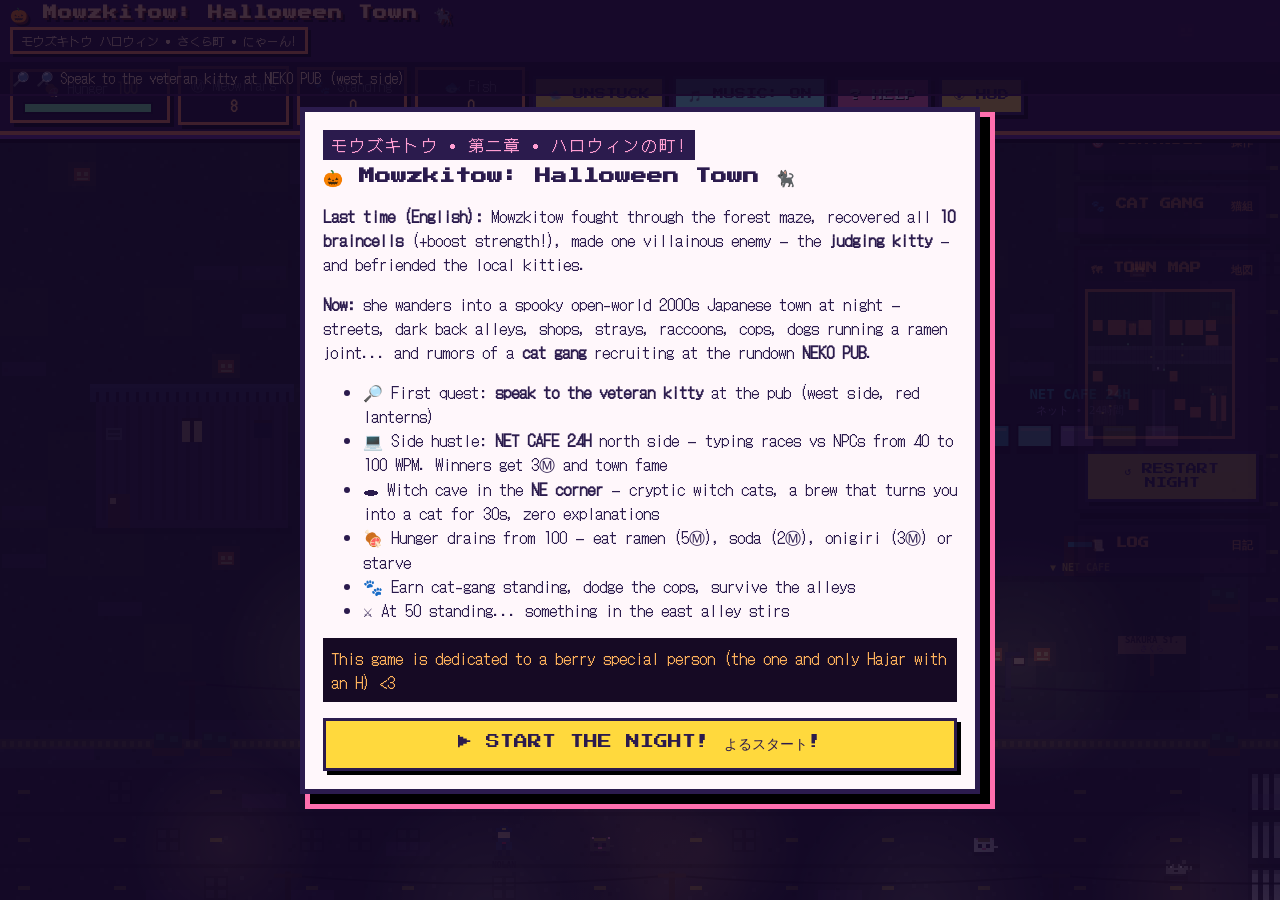
<file: index.html>
<!DOCTYPE html>
<html lang="en">
<head>
<meta charset="UTF-8">
<meta name="viewport" content="width=device-width, initial-scale=1.0">
<title>Mowzkitow: Halloween Town Chapter</title>
<link rel="stylesheet" href="style.css">
</head>
<body>
<div id="sakura-fall"></div>

<header class="topbar">
  <div class="title-block">
    <h1>🎃 Mowzkitow: Halloween Town 🐈‍⬛</h1>
    <span class="jp-deco">モウズキトウ ハロウィン • さくら町 • にゃーん!</span>
    <div class="subtitle">Chapter 2: open-world 2000s Japanese town — same witch, new braincells 🦇</div>
  </div>
  <div class="hud">
    <div class="hud-box hunger">🍖 Hunger <b id="hud-hunger-num">100</b>
      <div class="hungerbar"><div id="hud-hunger-fill"></div></div>
    </div>
    <div class="hud-box">Ⓜ Meowllars<br><b id="hud-meow">8</b></div>
    <div class="hud-box">🐾 Standing<br><b id="hud-stand">0</b></div>
    <div class="hud-box">🐟 Fish<br><b id="hud-fish">0</b></div>
    <button class="btn" id="btn-unstuck">🛸 UNSTUCK</button>
    <button class="btn alt" id="btn-music">🎵 MUSIC: ON</button>
    <button class="btn pink" id="btn-help">? HELP</button>
    <button class="btn" id="btn-hud">👁 HUD</button>
  </div>
</header>
<div id="quest-strip">🔎 <span id="hud-quest">Speak to the veteran kitty at NEKO PUB (west side)</span></div>
<div id="quest-banner" class="hidden"></div>

<div id="layout">
  <div id="canvas-wrap">
    <canvas id="game" width="900" height="600"></canvas>
  </div>
  <div id="side">
    <div class="panel collapsed">
      <h3>🎯 CONTROLS <span style="float:right">操作</span></h3>
      <ul>
        <li><b>Move:</b> WASD / Arrow keys (smooth run)</li>
        <li><b>SPACE:</b> talk / fight / buy / enter doors</li>
        <li>Walk into the pub door to enter. Exit mat to leave.</li>
        <li>Hunger drains always (pauses in menus). Eat or starve!</li>
      </ul>
    </div>
    <div class="panel collapsed">
      <h3>🐾 CAT GANG <span style="float:right">猫組</span></h3>
      <ul>
        <li>Pet strays: <b>+2</b> (each cat, every 2 min)</li>
        <li>Beat raccoons: <b>+5</b> &amp; <b>+5Ⓜ</b></li>
        <li>Ramen 5Ⓜ = full hunger. Soda 2Ⓜ +40%. Onigiri 3Ⓜ +50%.</li>
        <li>💻 Typing race wins: <b>+3Ⓜ</b> each — the news spreads fast</li>
        <li>At <b>50 standing</b>: a 3-fish quest for the gang... then the boss calls you out...</li>
      </ul>
    </div>
    <div class="panel">
      <h3>🗺 TOWN MAP <span style="float:right">地図</span></h3>
      <canvas id="minimap" width="220" height="220"></canvas>
      <button class="btn" id="btn-restart2" style="width:100%;margin-top:8px">↺ RESTART NIGHT</button>
    </div>
    <div class="panel collapsed">
      <h3>📜 LOG <span style="float:right">日記</span></h3>
      <div id="log"><div>> Mowzkitow stumbles into Sakura Town... 🦇</div></div>
    </div>
  </div>
</div>

<!-- START overlay -->
<div class="overlay" id="start-overlay">
  <div class="card">
    <span class="jp">モウズキトウ • 第二章 • ハロウィンの町!</span>
    <h2>🎃 Mowzkitow: Halloween Town 🐈‍⬛</h2>
    <p><b>Last time (English):</b> Mowzkitow fought through the forest maze, recovered all <b>10 braincells</b> (+boost strength!), made one villainous enemy — the <b>judging kitty</b> — and befriended the local kitties.</p>
    <p><b>Now:</b> she wanders into a spooky open-world 2000s Japanese town at night — streets, dark back alleys, shops, strays, raccoons, cops, dogs running a ramen joint... and rumors of a <b>cat gang</b> recruiting at the rundown <b>NEKO PUB</b>.</p>
    <ul>
      <li>🔎 First quest: <b>speak to the veteran kitty</b> at the pub (west side, red lanterns)</li>
      <li>💻 Side hustle: <b>NET CAFE 24H</b> north side — typing races vs NPCs from 40 to 100 WPM. Winners get 3Ⓜ and town fame</li>
      <li>🕳 Witch cave in the <b>NE corner</b> — cryptic witch cats, a brew that turns you into a cat for 30s, zero explanations</li>
      <li>🍖 Hunger drains from 100 — eat ramen (5Ⓜ), soda (2Ⓜ), onigiri (3Ⓜ) or starve</li>
      <li>🐾 Earn cat-gang standing, dodge the cops, survive the alleys</li>
      <li>⚔️ At 50 standing... something in the east alley stirs</li>
    </ul>
    <p style="background:#160a24;color:#ffb35c;padding:8px">This game is dedicated to a berry special person (the one and only Hajar with an H) &lt;3</p>
    <button class="btn" id="btn-start" style="width:100%;font-size:14px;padding:14px">▶ START THE NIGHT! よるスタート!</button>
  </div>
</div>

<!-- shared modal: dialogues, shops, minigames -->
<div class="overlay hidden" id="challenge-modal">
  <div class="card">
    <span class="jp" id="c-jp">トライアル</span>
    <h2 id="c-title">???</h2>
    <div id="c-body"></div>
  </div>
</div>

<!-- DEATH -->
<div class="overlay hidden" id="death">
  <div class="card death-card">
    <div style="font-size:44px">👻🍖💀🍖👻</div>
    <div class="death-title">STARVED!</div>
    <p><b>Mowzkitow forgot to eat.</b> Her ghost now haunts the conbini, rattling the onigiri shelf forever. The cats held a tiny funeral. There were tiny sandwiches.</p>
    <p id="death-stats"></p>
    <button class="btn" id="btn-again-death" style="width:100%">↺ HAUNT AGAIN (restart)</button>
  </div>
</div>

<!-- ENDING -->
<div class="overlay hidden" id="victory">
  <div class="card end-card">
    <div style="font-size:40px">👑🌙🐈‍⬛🌙👑</div>
    <div class="victory-title">NYANNER DEFEATED</div>
    <p><b>You beat the game... but at what cost?</b> The kitty kingdom has lost one of their overlords now.</p>
    <p id="final-stats"></p>
    <div class="credits"><div class="credits-roll">
      <p>★ MOWZKITOW: HALLOWEEN TOWN ★</p><p>starring MOWZKITOW the vampire witch</p>
      <p>featuring the VETERAN KITTY</p><p>and POCHI &amp; HACHI's ramen</p>
      <p>special thanks to the stray committee</p><p>raccoon gang — undefeated in our hearts</p>
      <p>Officers Nolan, Chen &amp; Bradford (no donuts were shared)</p>
      <p>evil nyanner — gone but judging still</p>
      <p>...at what cost...</p><p>FIN • おわり • NYA</p>
    </div></div>
    <button class="btn" id="btn-again-win" style="width:100%">↺ NEW NIGHT (restart)</button>
  </div>
</div>

<div id="judge-flash" class="hidden"><img id="judge-img" src="judge-cat.png" alt="a deeply judgmental cat"><div id="judge-fallback" style="display:none">🐈</div><div class="judge-cap">judged.</div></div>
<div id="toast"></div>

<script src="audio.js"></script>
<script src="minigames.js"></script>
<script src="game.js"></script>
</body>
</html>
</file>
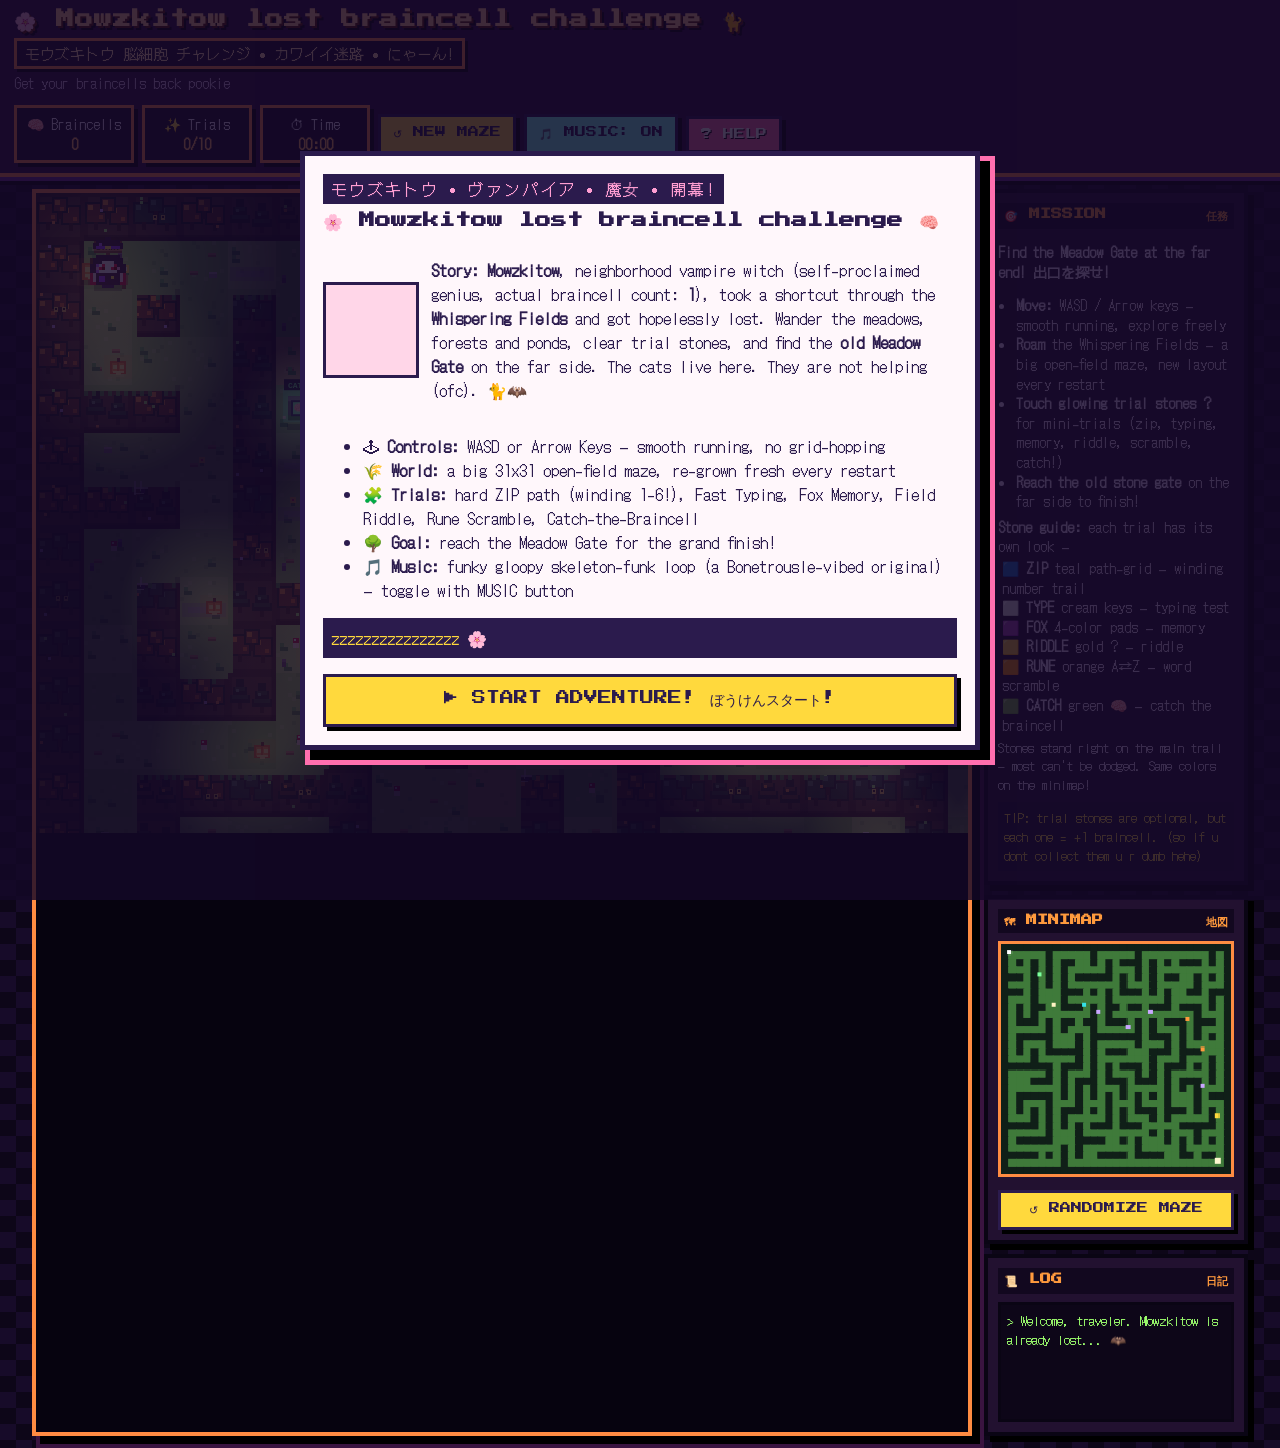
<file: maze/index.html>
<!DOCTYPE html>
<html lang="en">
<head>
<meta charset="UTF-8">
<meta name="viewport" content="width=device-width, initial-scale=1.0">
<title>Mowzkitow lost braincell challenge</title>
<link rel="stylesheet" href="style.css">
</head>
<body>
<div id="sakura-fall"></div>

<header class="topbar">
  <div class="title-block">
    <h1>🌸 Mowzkitow lost braincell challenge 🐈‍</h1>
    <span class="jp-deco">モウズキトウ 脳細胞 チャレンジ • カワイイ迷路 • にゃーん!</span>
    <div class="subtitle">Get your braincells back pookie</div>
  </div>
  <div class="hud">
    <div class="hud-box">🧠 Braincells<br><b id="hud-brain">0</b></div>
    <div class="hud-box">✨ Trials<br><b id="hud-done">0/10</b></div>
    <div class="hud-box">⏱ Time<br><b id="hud-time">00:00</b></div>
    <button class="btn" id="btn-restart">↺ NEW MAZE</button>
    <button class="btn alt" id="btn-music">🎵 MUSIC: ON</button>
    <button class="btn pink" id="btn-help">? HELP</button>
  </div>
</header>

<div id="layout">
  <div id="canvas-wrap">
    <canvas id="game" width="900" height="640"></canvas>
  </div>
  <div id="side">
    <div class="panel">
      <h3>🎯 MISSION <span style="float:right">任務</span></h3>
      <p id="hud-task"><b>Find the Meadow Gate at the far end! 出口を探せ!</b></p>
      <ul>
        <li><b>Move:</b> WASD / Arrow keys — smooth running, explore freely</li>
        <li><b>Roam</b> the Whispering Fields — a big open-field maze, new layout every restart</li>
        <li><b>Touch glowing trial stones ?</b> for mini-trials (zip, typing, memory, riddle, scramble, catch!)</li>
        <li><b>Reach the old stone gate</b> on the far side to finish!</li>
      </ul>
      <p style="margin:6px 0 2px 0"><b>Stone guide:</b> each trial has its own look —</p>
      <ul style="list-style:none;padding-left:4px;margin:2px 0">
        <li>🟦 <b>ZIP</b> teal path-grid — winding number trail</li>
        <li>⬜ <b>TYPE</b> cream keys — typing test</li>
        <li>🟪 <b>FOX</b> 4-color pads — memory</li>
        <li>🟨 <b>RIDDLE</b> gold ? — riddle</li>
        <li>🟧 <b>RUNE</b> orange A⇄Z — word scramble</li>
        <li>🟩 <b>CATCH</b> green 🧠 — catch the braincell</li>
      </ul>
      <p style="font-size:13px;margin:4px 0 0 0">Stones stand right on the main trail — most can't be dodged. Same colors on the minimap!</p>
      <div class="controls-hint">TIP: trial stones are optional, but each one = +1 braincell. (so if u dont collect them u r dumb hehe)</div>
    </div>
    <div class="panel">
      <h3>🗺 MINIMAP <span style="float:right">地図</span></h3>
      <canvas id="minimap" width="220" height="220"></canvas>
      <button class="btn" id="btn-restart2" style="width:100%;margin-top:8px">↺ RANDOMIZE MAZE</button>
    </div>
    <div class="panel">
      <h3>📜 LOG <span style="float:right">日記</span></h3>
      <div id="log"><div>> Welcome, traveler. Mowzkitow is already lost... 🦇</div></div>
    </div>
  </div>
</div>

<!-- START overlay -->
<div class="overlay" id="start-overlay">
  <div class="card">
    <span class="jp">モウズキトウ • ヴァンパイア • 魔女 • 開幕!</span>
    <h2>🌸 Mowzkitow lost braincell challenge 🧠</h2>
    <div class="witch-show">
      <canvas id="witch-preview" width="48" height="48"></canvas>
      <p><b>Story:</b> <b>Mowzkitow</b>, neighborhood vampire witch (self-proclaimed genius, actual braincell count: <b>1</b>), took a shortcut through the <b>Whispering Fields</b> and got hopelessly lost. Wander the meadows, forests and ponds, clear trial stones, and find the <b>old Meadow Gate</b> on the far side. The cats live here. They are not helping (ofc). 🐈🦇</p>
    </div>
    <ul>
      <li>🕹 <b>Controls:</b> WASD or Arrow Keys — smooth running, no grid-hopping</li>
      <li>🌾 <b>World:</b> a big 31x31 open-field maze, re-grown fresh every restart</li>
      <li>🧩 <b>Trials:</b> hard ZIP path (winding 1-6!), Fast Typing, Fox Memory, Field Riddle, Rune Scramble, Catch-the-Braincell</li>
      <li>🌳 <b>Goal:</b> reach the Meadow Gate for the grand finish!</li>
      <li>🎵 <b>Music:</b> funky gloopy skeleton-funk loop (a Bonetrousle-vibed original) — toggle with MUSIC button</li>
    </ul>
    <p style="background:#2b1b4d;color:#ffd93d;padding:8px"> zzzzzzzzzzzzzzzz 🌸</p>
    <button class="btn" id="btn-start" style="width:100%;font-size:14px;padding:14px">▶ START ADVENTURE! ぼうけんスタート!</button>
  </div>
</div>

<!-- CHALLENGE modal -->
<div class="overlay hidden" id="challenge-modal">
  <div class="card">
    <span class="jp" id="c-jp">トライアル</span>
    <h2 id="c-title">TRIAL</h2>
    <div id="c-body"></div>
  </div>
</div>

<!-- VICTORY -->
<div class="overlay hidden" id="victory">
  <div id="confetti-layer" style="position:absolute;inset:0;overflow:hidden;pointer-events:none"></div>
  <div class="card">
    <div style="font-size:40px">👑🎉💖🐈🐈‍⬛🍰🍓🌸✨🧠✨🌸🍓🍰🐈‍⬛🐈💖🎉👑</div>
    <div class="victory-title">★★★ LEGENDARY ESCAPE!! ★★★</div>
    <div class="jp" style="margin-top:8px">脱出成功 • 天才 • かわいい • 優勝!</div>
    <div class="victory-msg">Goodddd jobbbb my sweet honey chesecake strowberry pookie bun 💖🐈💕🐱💗</div>
    <div id="hearts-cats">💖🐈💕🐱💗🐈‍⬛🍰🍓🌸✨💖🐈💕🐱💗🐈‍⬛🍰🍓🌸✨💖🐈💕🐱💗🍰🍓💖🐈💕</div>
    <p class="rainbow" style="font-size:18px">SO PROUD OF U POOKIE</p>
    <p><b>Final stats (English):</b> Time: <span id="final-time">00:00</span> • Braincells: 🧠 <span id="final-brain">0</span> • Trials: <span id="final-done">0/6</span></p>
    <p>🏆 INSERT CAT THUMBS UP IMAGE 🏆</p>
    <div id="hearts-cats2" style="font-size:26px">🐱💖🐈💕🐈‍⬛💗🌸🍓🍰✨🧛‍♀️✨🍰🍓🌸💗🐈‍⬛💕🐈💖🐱</div>
    <div style="display:flex;gap:8px;margin-top:12px">
      <button class="btn" id="btn-again" style="flex:1">↺ PLAY AGAIN (new maze!)</button>
    </div>
  </div>
</div>

<div id="judge-flash" class="hidden"><img id="judge-img" src="judge-cat.png" alt="a deeply judgmental cat"><div id="judge-fallback" style="display:none">🐱</div><div class="judge-cap">judged.</div></div>
<div id="toast"></div>

<script src="game.js"></script>
</body>
</html>
</file>
<file: style.css>
/* Mowzkitow braincell challenge — haunted night edition, NO rounded corners, all pixel */
@import url('https://fonts.googleapis.com/css2?family=DotGothic16&family=Press+Start+2P&display=swap');

* { border-radius: 0 !important; box-sizing: border-box; image-rendering: pixelated; }
html, body {
  margin: 0; padding: 0;
  background: #0d0618;
  color: #f5e8ff;
  font-family: 'DotGothic16', monospace;
  overflow-x: hidden;
}
body {
  background-image:
    repeating-conic-gradient(#170b29 0% 25%, #0d0618 0% 50%);
  background-size: 32px 32px;
}
#sakura-fall { position: fixed; inset: 0; pointer-events: none; z-index: 1; overflow: hidden; }
.petal { position: absolute; top: -20px; font-size: 14px; animation: fall linear infinite; opacity: .8; }
@keyframes fall { to { transform: translateY(110vh) rotate(360deg); } }

header.topbar {
  position: relative; z-index: 5;
  background: #2a0e38;
  border-bottom: 4px solid #ff8c42;
  box-shadow: 0 4px 0 #6b2d8f, 0 8px 0 #000;
  padding: 10px 14px;
  display: flex; flex-wrap: wrap; gap: 12px; align-items: center; justify-content: space-between;
}
.title-block h1 {
  font-family: 'Press Start 2P', monospace;
  font-size: 18px; margin: 0; color: #ffc98a;
  text-shadow: 2px 2px 0 #5a1e00, 4px 4px 0 #000;
  letter-spacing: 1px;
}
.title-block .jp-deco { font-size: 15px; color: #ffd9a8; background: #1a0a26; border: 3px solid #ff8c42; padding: 2px 8px; display: inline-block; margin-top: 6px; box-shadow: 3px 3px 0 #000; }
.title-block .subtitle { font-size: 14px; color: #d9b8e8; margin-top: 4px; }
.hud { display: flex; gap: 8px; flex-wrap: wrap; align-items: center; }
.hud-box {
  background: #160a24; border: 3px solid #ff8c42; box-shadow: 4px 4px 0 #000;
  padding: 6px 10px; font-size: 14px; min-width: 110px; text-align: center;
}
.hud-box b { color: #ffb35c; }
.btn {
  font-family: 'Press Start 2P', monospace; font-size: 11px;
  background: #ffd93d; color: #2b1b4d; border: 3px solid #2b1b4d;
  box-shadow: 4px 4px 0 #000; padding: 10px 12px; cursor: pointer;
}
.btn:active { transform: translate(2px,2px); box-shadow: 2px 2px 0 #000; }
.btn.alt { background: #7bffef; }
.btn.pink { background: #ff6fae; color: #fff; text-shadow: 1px 1px 0 #000; }

html, body { height: 100%; overflow: hidden; }
#layout { position: fixed; inset: 0; z-index: 4; display: block; padding: 0; max-width: none; margin: 0; }
#canvas-wrap { position: absolute; inset: 0; background: #06030f; border: none; box-shadow: none; }
#game { display: block; width: 100%; height: 100%; background: #2c5b30; image-rendering: pixelated; image-rendering: crisp-edges; }
#side { position: fixed; right: 10px; top: 118px; width: 196px; max-height: calc(100vh - 140px); overflow-y: auto; z-index: 6; display: flex; flex-direction: column; gap: 8px; opacity: .5; transition: opacity .15s; }
#side:hover { opacity: 1; }
#side .panel { padding: 7px; font-size: 13px; }
#side .panel h3 { cursor: pointer; user-select: none; }
#side .panel.collapsed ul, #side .panel.collapsed p, #side .panel.collapsed #log, #side .panel.collapsed #minimap, #side .panel.collapsed .btn { display: none; }
#side #minimap { width: 150px; }
#side #log { height: 64px; font-size: 12px; }
body.hud-hidden #side, body.hud-hidden #quest-strip { display: none; }
header.topbar { position: fixed; top: 0; left: 0; right: 0; padding: 6px 10px; background: rgba(42,14,56,.93); }
.title-block h1 { font-size: 14px; }
.title-block .subtitle { display: none; }
.title-block .jp-deco { font-size: 12px; margin-top: 4px; }
.panel { background: rgba(34,17,48,.93); color: #f0dcff; border: 4px solid #0a0514; box-shadow: 6px 6px 0 #000; padding: 10px; }
.panel h3 { font-family: 'Press Start 2P', monospace; font-size: 11px; margin: 0 0 8px 0; background: #12081f; color: #ff9a3d; padding: 6px; }
.panel p, .panel li { font-size: 14px; line-height: 1.4; }
.panel ul { padding-left: 18px; margin: 6px 0; }
#minimap { width: 100%; height: auto; border: 3px solid #ff8c42; background: #0d0618; image-rendering: pixelated; }
#log { height: 120px; overflow-y: auto; background: #0d0618; color: #9dff6e; border: 3px solid #0a0514; padding: 6px; font-size: 13px; }

.overlay {
  position: fixed; inset: 0; z-index: 50; display: flex; align-items: center; justify-content: center;
  background: rgba(20,8,40,.82); padding: 16px;
}
.overlay.hidden { display: none; }
.card {
  background: #fff7fb; color: #2b1b4d; border: 5px solid #2b1b4d; box-shadow: 10px 10px 0 #000, 10px 10px 0 5px #ff6fae;
  max-width: 680px; width: 100%; padding: 18px; max-height: 92vh; overflow-y: auto;
}
.card h2 { font-family: 'Press Start 2P', monospace; font-size: 16px; margin: 0 0 10px 0; }
.card .jp { background: #2b1b4d; color: #ff9ed2; display: inline-block; padding: 3px 8px; margin-bottom: 8px; letter-spacing: 2px; }
.witch-show { display: flex; gap: 12px; align-items: center; }
#witch-preview { width: 96px; height: 96px; border: 3px solid #2b1b4d; background: #ffd6e8; flex-shrink: 0; image-rendering: pixelated; }

/* challenge modal specifics */
#challenge-modal .card { max-width: 760px; }
#zip-grid { display: grid; gap: 4px; background: #2b1b4d; border: 4px solid #2b1b4d; padding: 4px; margin: 10px auto; user-select: none; touch-action: none; }
.zip-cell {
  width: 100%; aspect-ratio: 1/1; background: #fff7fb; border: 2px solid #7b2ff7;
  display: flex; align-items: center; justify-content: center;
  font-family: 'Press Start 2P', monospace; font-size: 16px; color: #2b1b4d;
  cursor: pointer; position: relative;
}
.zip-cell.num { background: #ffd93d; font-weight: bold; }
.zip-cell.path { background: #7bffef; }
.zip-cell.path-num-ok { background: #8dff57; }
.zip-cell.active-head { background: #ff6fae; color: #fff; }
#typing-area { width: 100%; min-height: 90px; font-family: monospace; font-size: 16px; border: 3px solid #2b1b4d; padding: 8px; background: #fff; color: #111; }
#typing-target { background: #2b1b4d; color: #fff; padding: 10px; font-size: 16px; margin-bottom: 8px; }
#typing-target .done { color: #8dff57; }
#typing-target .current { background: #ffd93d; color: #000; }
#typing-target .todo { color: #fff; }
.simon-grid { display: grid; grid-template-columns: 1fr 1fr; gap: 8px; margin: 10px 0; }
.simon-btn { border: 4px solid #2b1b4d; padding: 22px; font-size: 28px; cursor: pointer; text-align: center; background: #fff; }
.simon-btn.lit { filter: brightness(1.2); outline: 6px solid #ffd93d; transform: scale(1.03); }
.riddle-opt { display: block; width: 100%; text-align: left; margin: 6px 0; background: #fff; border: 3px solid #2b1b4d; padding: 10px; cursor: pointer; font-size: 15px; }
.riddle-opt:hover { background: #ffd93d; }

/* victory — extremely exaggerated */
#victory { background: radial-gradient(circle, #ff9ed2 0%, #7b2ff7 40%, #1a0f2e 100%); }
#victory .card {
  background: #fff0f6; border: 6px solid #ff0f7b; box-shadow: 0 0 40px #ffd93d, 12px 12px 0 #000;
  text-align: center; max-width: 820px;
}
.victory-title {
  font-family: 'Press Start 2P', monospace; font-size: 26px; color: #ff0f7b;
  text-shadow: 2px 2px 0 #ffd93d, 4px 4px 0 #7b2ff7, 6px 6px 0 #000;
  animation: wobble .5s infinite alternate;
}
@keyframes wobble { from { transform: rotate(-2deg) scale(1);} to { transform: rotate(2deg) scale(1.05);} }
.victory-msg {
  font-size: 22px; background: #ffd93d; border: 4px solid #2b1b4d; padding: 12px; margin: 12px 0;
  box-shadow: 5px 5px 0 #000;
}
#hearts-cats { font-size: 30px; line-height: 1.2; word-break: break-all; }
.rainbow { background: linear-gradient(90deg, red, orange, yellow, green, blue, purple); -webkit-background-clip: text; background-clip: text; color: transparent; font-weight: bold; }
.confetti { position: absolute; font-size: 22px; animation: fall linear infinite; }

#toast { position: fixed; bottom: 18px; left: 50%; transform: translateX(-50%); z-index: 60; background: #2b1b4d; color: #fff; border: 3px solid #ffd93d; padding: 8px 14px; display: none; font-size: 15px; box-shadow: 4px 4px 0 #000; }
/* chapter 2: quest strip + banner + hunger */
#quest-strip { position: fixed; top: 62px; left: 0; right: 0; z-index: 5; padding: 6px 12px; font-size: 14px; color: #ffd9a8; background: rgba(13,6,24,.78); border-bottom: 2px solid #3a1440; }
#quest-banner { position: fixed; top: 110px; left: 50%; transform: translateX(-50%); z-index: 55; background: #1a0a26; color: #ffd93d; border: 4px solid #ff0f5a; box-shadow: 6px 6px 0 #000, 0 0 30px #ff0f5a; padding: 12px 18px; font-size: 17px; text-align: center; max-width: 90vw; }
@media (max-width: 720px) { #side { left: 10px; right: 10px; width: auto; top: auto; bottom: 10px; max-height: 36vh; } }
#quest-banner.hidden { display: none; }
.hungerbar { width: 130px; height: 12px; background: #0a0514; border: 2px solid #0a0514; margin-top: 4px; }
#hud-hunger-fill { height: 100%; width: 100%; background: #7bff9e; }
.hud-box.hunger { min-width: 160px; }
/* dialogue */
.dlg-name { font-family: 'Press Start 2P', monospace; font-size: 12px; background: #160a24; color: #ff9a3d; padding: 6px 8px; margin-bottom: 8px; }
.dlg-text { background: #fff; color: #111; border: 3px solid #0a0514; padding: 12px; font-size: 16px; min-height: 70px; cursor: pointer; }
.dlg-hint { text-align: right; font-size: 12px; color: #6b5a8a; margin-top: 4px; }
/* death + ending */
.death-card { border-color: #5a5a6b !important; text-align: center; }
.death-title { font-family: 'Press Start 2P', monospace; font-size: 30px; color: #8a8a9a; text-shadow: 3px 3px 0 #000; }
.end-card { text-align: center; }
.credits { height: 150px; overflow: hidden; background: #0d0618; border: 3px solid #0a0514; margin: 10px 0; }
.credits-roll { animation: roll 14s linear infinite; color: #ffd9a8; font-size: 15px; }
@keyframes roll { from { transform: translateY(150px); } to { transform: translateY(-110%); } }
/* judgment cat: pops in on every puzzle fail, never blocks input */
#judge-flash { position: fixed; right: 18px; bottom: 18px; z-index: 70; pointer-events: none; text-align: center; animation: judgepop .15s steps(2); }
#judge-flash.hidden { display: none; }
#judge-flash img { width: 220px; height: auto; border: 4px solid #0a0514; box-shadow: 6px 6px 0 #000; background: #fff; display: block; }
#judge-fallback { font-size: 120px; line-height: 1; }
.judge-cap { background: #0a0514; color: #ff9a3d; font-size: 13px; padding: 2px 8px; display: inline-block; margin-top: 4px; }
@keyframes judgepop { from { transform: scale(1.35); } to { transform: scale(1); } }
.controls-hint { font-size: 13px; background: #1a0f2e; color: #ffd93d; padding: 6px; margin-top: 8px; }
@media (max-width: 980px) { #layout { flex-direction: column; } #side { width: 100%; } #game { height: 480px; } }
</file>
<file: maze/style.css>
/* Mowzkitow braincell challenge — haunted night edition, NO rounded corners, all pixel */
@import url('https://fonts.googleapis.com/css2?family=DotGothic16&family=Press+Start+2P&display=swap');

* { border-radius: 0 !important; box-sizing: border-box; image-rendering: pixelated; }
html, body {
  margin: 0; padding: 0;
  background: #0d0618;
  color: #f5e8ff;
  font-family: 'DotGothic16', monospace;
  overflow-x: hidden;
}
body {
  background-image:
    repeating-conic-gradient(#170b29 0% 25%, #0d0618 0% 50%);
  background-size: 32px 32px;
}
#sakura-fall { position: fixed; inset: 0; pointer-events: none; z-index: 1; overflow: hidden; }
.petal { position: absolute; top: -20px; font-size: 14px; animation: fall linear infinite; opacity: .8; }
@keyframes fall { to { transform: translateY(110vh) rotate(360deg); } }

header.topbar {
  position: relative; z-index: 5;
  background: #2a0e38;
  border-bottom: 4px solid #ff8c42;
  box-shadow: 0 4px 0 #6b2d8f, 0 8px 0 #000;
  padding: 10px 14px;
  display: flex; flex-wrap: wrap; gap: 12px; align-items: center; justify-content: space-between;
}
.title-block h1 {
  font-family: 'Press Start 2P', monospace;
  font-size: 18px; margin: 0; color: #ffc98a;
  text-shadow: 2px 2px 0 #5a1e00, 4px 4px 0 #000;
  letter-spacing: 1px;
}
.title-block .jp-deco { font-size: 15px; color: #ffd9a8; background: #1a0a26; border: 3px solid #ff8c42; padding: 2px 8px; display: inline-block; margin-top: 6px; box-shadow: 3px 3px 0 #000; }
.title-block .subtitle { font-size: 14px; color: #d9b8e8; margin-top: 4px; }
.hud { display: flex; gap: 8px; flex-wrap: wrap; align-items: center; }
.hud-box {
  background: #160a24; border: 3px solid #ff8c42; box-shadow: 4px 4px 0 #000;
  padding: 6px 10px; font-size: 14px; min-width: 110px; text-align: center;
}
.hud-box b { color: #ffb35c; }
.btn {
  font-family: 'Press Start 2P', monospace; font-size: 11px;
  background: #ffd93d; color: #2b1b4d; border: 3px solid #2b1b4d;
  box-shadow: 4px 4px 0 #000; padding: 10px 12px; cursor: pointer;
}
.btn:active { transform: translate(2px,2px); box-shadow: 2px 2px 0 #000; }
.btn.alt { background: #7bffef; }
.btn.pink { background: #ff6fae; color: #fff; text-shadow: 1px 1px 0 #000; }

#layout { position: relative; z-index: 4; display: flex; gap: 12px; padding: 12px; max-width: 1240px; margin: 0 auto; }
#canvas-wrap { position: relative; flex: 1; background: #06030f; border: 4px solid #ff8c42; box-shadow: 8px 8px 0 #000, 8px 8px 0 4px #3a1440; }
#game { display: block; width: 100%; height: 640px; background: #2c5b30; image-rendering: pixelated; image-rendering: crisp-edges; }
#side { width: 264px; display: flex; flex-direction: column; gap: 10px; }
.panel { background: #221130; color: #f0dcff; border: 4px solid #0a0514; box-shadow: 6px 6px 0 #000; padding: 10px; }
.panel h3 { font-family: 'Press Start 2P', monospace; font-size: 11px; margin: 0 0 8px 0; background: #12081f; color: #ff9a3d; padding: 6px; }
.panel p, .panel li { font-size: 14px; line-height: 1.4; }
.panel ul { padding-left: 18px; margin: 6px 0; }
#minimap { width: 100%; height: auto; border: 3px solid #ff8c42; background: #0d0618; image-rendering: pixelated; }
#log { height: 120px; overflow-y: auto; background: #0d0618; color: #9dff6e; border: 3px solid #0a0514; padding: 6px; font-size: 13px; }

.overlay {
  position: fixed; inset: 0; z-index: 50; display: flex; align-items: center; justify-content: center;
  background: rgba(20,8,40,.82); padding: 16px;
}
.overlay.hidden { display: none; }
.card {
  background: #fff7fb; color: #2b1b4d; border: 5px solid #2b1b4d; box-shadow: 10px 10px 0 #000, 10px 10px 0 5px #ff6fae;
  max-width: 680px; width: 100%; padding: 18px; max-height: 92vh; overflow-y: auto;
}
.card h2 { font-family: 'Press Start 2P', monospace; font-size: 16px; margin: 0 0 10px 0; }
.card .jp { background: #2b1b4d; color: #ff9ed2; display: inline-block; padding: 3px 8px; margin-bottom: 8px; letter-spacing: 2px; }
.witch-show { display: flex; gap: 12px; align-items: center; }
#witch-preview { width: 96px; height: 96px; border: 3px solid #2b1b4d; background: #ffd6e8; flex-shrink: 0; image-rendering: pixelated; }

/* challenge modal specifics */
#challenge-modal .card { max-width: 760px; }
#zip-grid { display: grid; gap: 4px; background: #2b1b4d; border: 4px solid #2b1b4d; padding: 4px; margin: 10px auto; user-select: none; touch-action: none; }
.zip-cell {
  width: 100%; aspect-ratio: 1/1; background: #fff7fb; border: 2px solid #7b2ff7;
  display: flex; align-items: center; justify-content: center;
  font-family: 'Press Start 2P', monospace; font-size: 16px; color: #2b1b4d;
  cursor: pointer; position: relative;
}
.zip-cell.num { background: #ffd93d; font-weight: bold; }
.zip-cell.path { background: #7bffef; }
.zip-cell.path-num-ok { background: #8dff57; }
.zip-cell.active-head { background: #ff6fae; color: #fff; }
#typing-area { width: 100%; min-height: 90px; font-family: monospace; font-size: 16px; border: 3px solid #2b1b4d; padding: 8px; background: #fff; color: #111; }
#typing-target { background: #2b1b4d; color: #fff; padding: 10px; font-size: 16px; margin-bottom: 8px; }
#typing-target .done { color: #8dff57; }
#typing-target .current { background: #ffd93d; color: #000; }
#typing-target .todo { color: #fff; }
.simon-grid { display: grid; grid-template-columns: 1fr 1fr; gap: 8px; margin: 10px 0; }
.simon-btn { border: 4px solid #2b1b4d; padding: 22px; font-size: 28px; cursor: pointer; text-align: center; background: #fff; }
.simon-btn.lit { filter: brightness(1.2); outline: 6px solid #ffd93d; transform: scale(1.03); }
.riddle-opt { display: block; width: 100%; text-align: left; margin: 6px 0; background: #fff; border: 3px solid #2b1b4d; padding: 10px; cursor: pointer; font-size: 15px; }
.riddle-opt:hover { background: #ffd93d; }

/* victory — extremely exaggerated */
#victory { background: radial-gradient(circle, #ff9ed2 0%, #7b2ff7 40%, #1a0f2e 100%); }
#victory .card {
  background: #fff0f6; border: 6px solid #ff0f7b; box-shadow: 0 0 40px #ffd93d, 12px 12px 0 #000;
  text-align: center; max-width: 820px;
}
.victory-title {
  font-family: 'Press Start 2P', monospace; font-size: 26px; color: #ff0f7b;
  text-shadow: 2px 2px 0 #ffd93d, 4px 4px 0 #7b2ff7, 6px 6px 0 #000;
  animation: wobble .5s infinite alternate;
}
@keyframes wobble { from { transform: rotate(-2deg) scale(1);} to { transform: rotate(2deg) scale(1.05);} }
.victory-msg {
  font-size: 22px; background: #ffd93d; border: 4px solid #2b1b4d; padding: 12px; margin: 12px 0;
  box-shadow: 5px 5px 0 #000;
}
#hearts-cats { font-size: 30px; line-height: 1.2; word-break: break-all; }
.rainbow { background: linear-gradient(90deg, red, orange, yellow, green, blue, purple); -webkit-background-clip: text; background-clip: text; color: transparent; font-weight: bold; }
.confetti { position: absolute; font-size: 22px; animation: fall linear infinite; }

#toast { position: fixed; bottom: 18px; left: 50%; transform: translateX(-50%); z-index: 60; background: #2b1b4d; color: #fff; border: 3px solid #ffd93d; padding: 8px 14px; display: none; font-size: 15px; box-shadow: 4px 4px 0 #000; }
/* judgment cat: pops in on every puzzle fail, never blocks input */
#judge-flash { position: fixed; right: 18px; bottom: 18px; z-index: 70; pointer-events: none; text-align: center; animation: judgepop .15s steps(2); }
#judge-flash.hidden { display: none; }
#judge-flash img { width: 220px; height: auto; border: 4px solid #0a0514; box-shadow: 6px 6px 0 #000; background: #fff; display: block; }
#judge-fallback { font-size: 120px; line-height: 1; }
.judge-cap { background: #0a0514; color: #ff9a3d; font-size: 13px; padding: 2px 8px; display: inline-block; margin-top: 4px; }
@keyframes judgepop { from { transform: scale(1.35); } to { transform: scale(1); } }
.controls-hint { font-size: 13px; background: #1a0f2e; color: #ffd93d; padding: 6px; margin-top: 8px; }
@media (max-width: 980px) { #layout { flex-direction: column; } #side { width: 100%; } #game { height: 480px; } }
</file>
